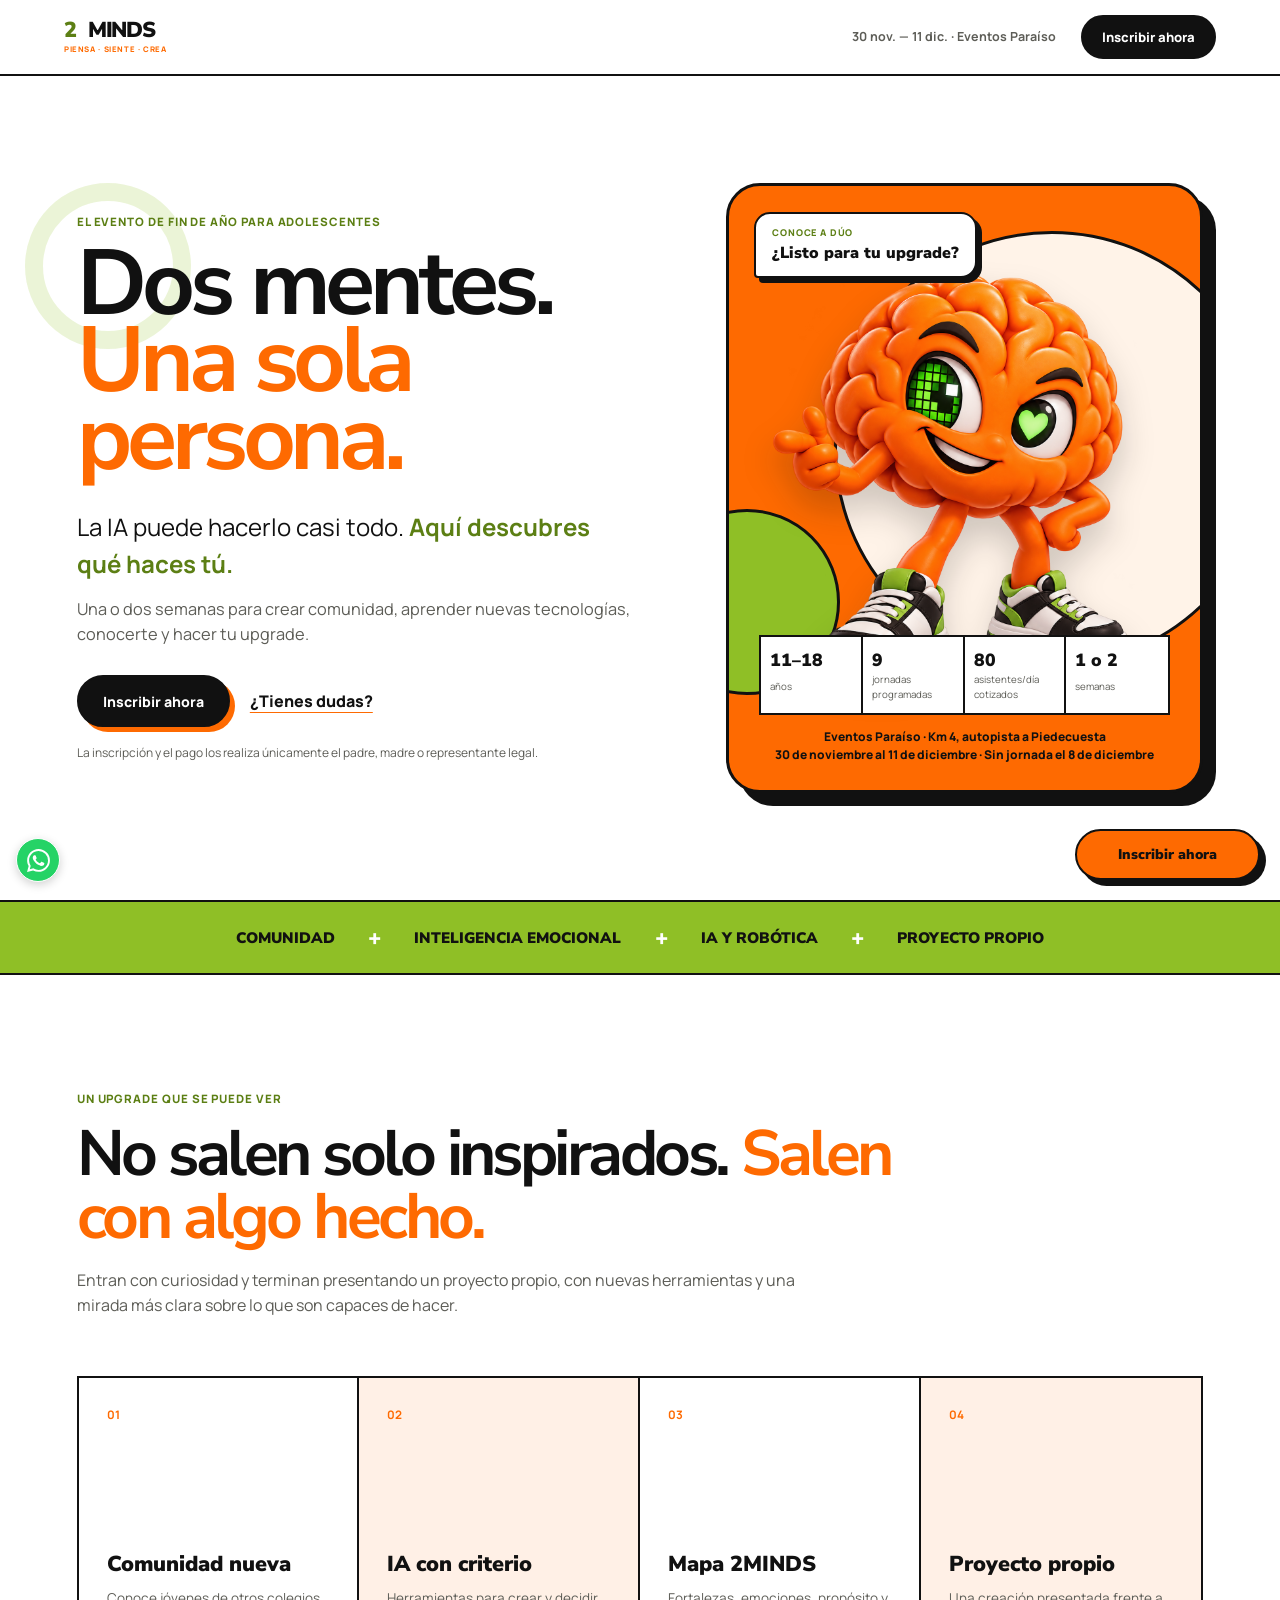
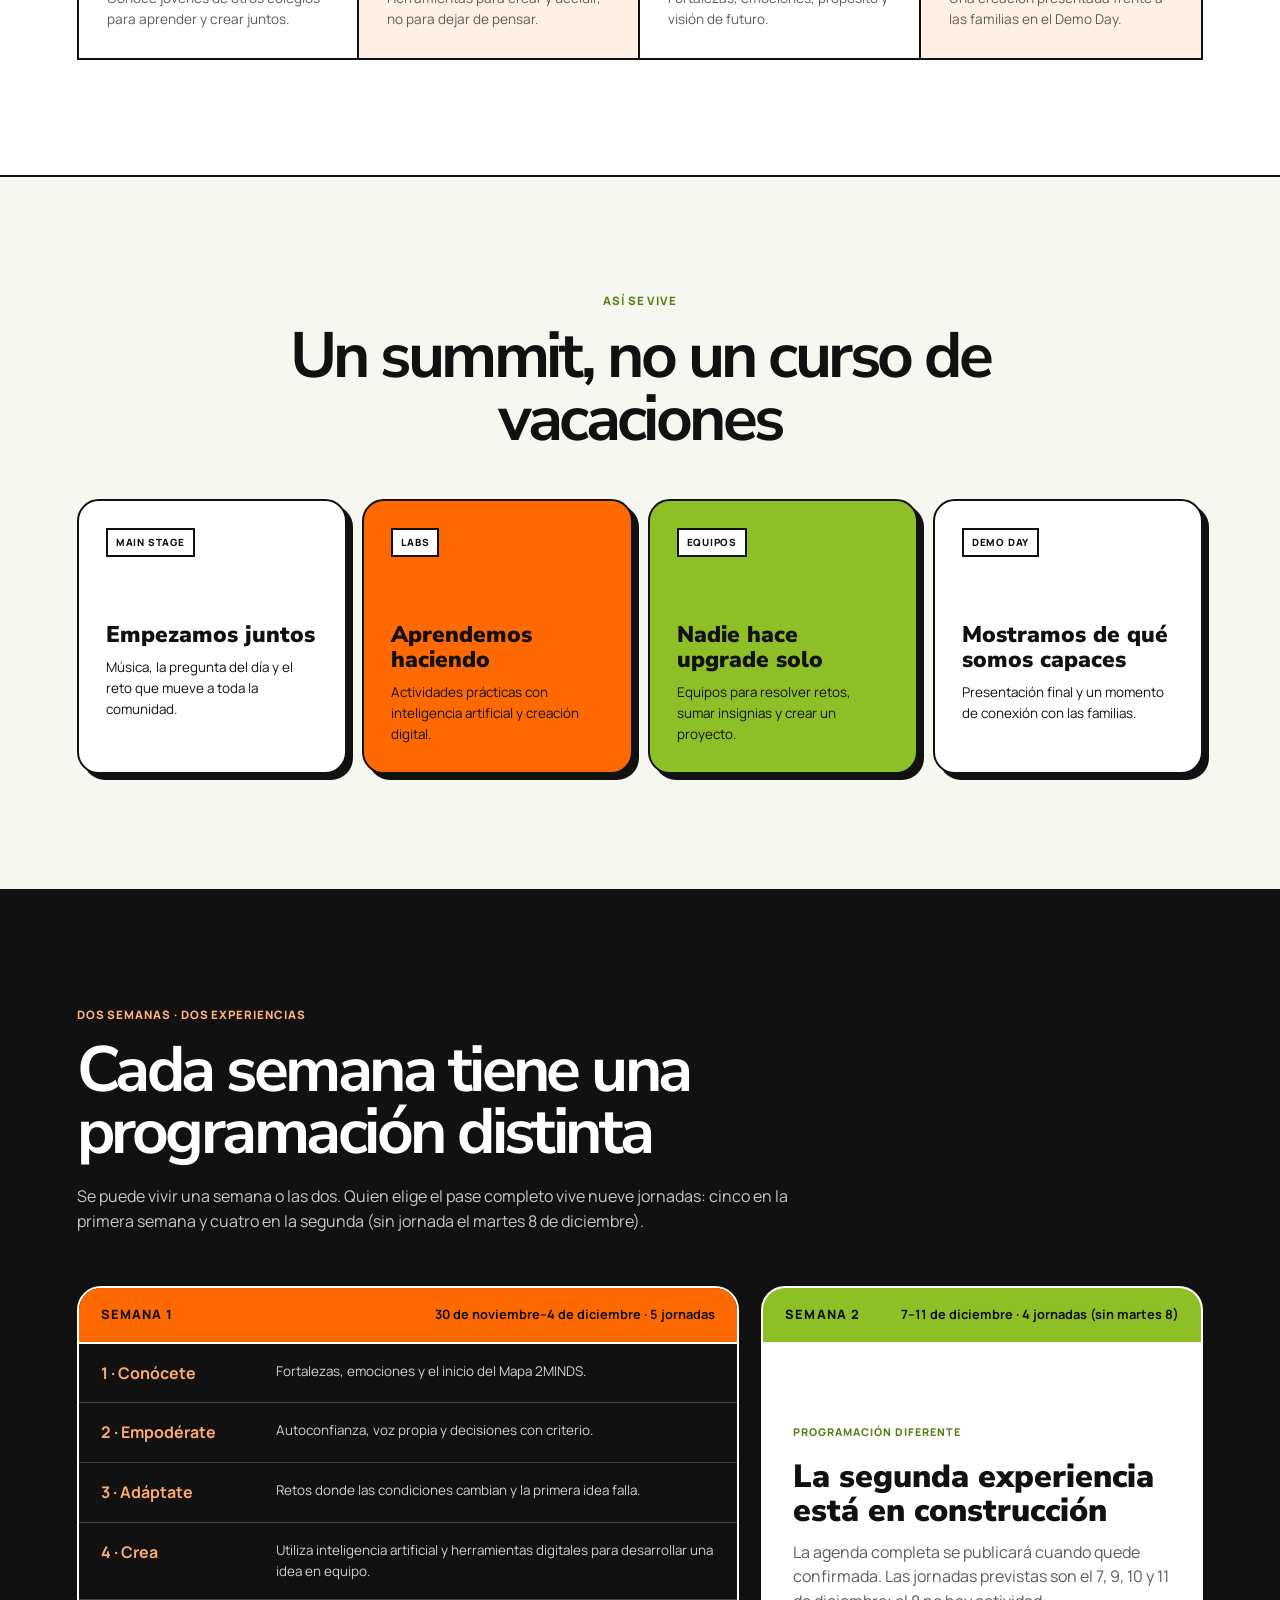
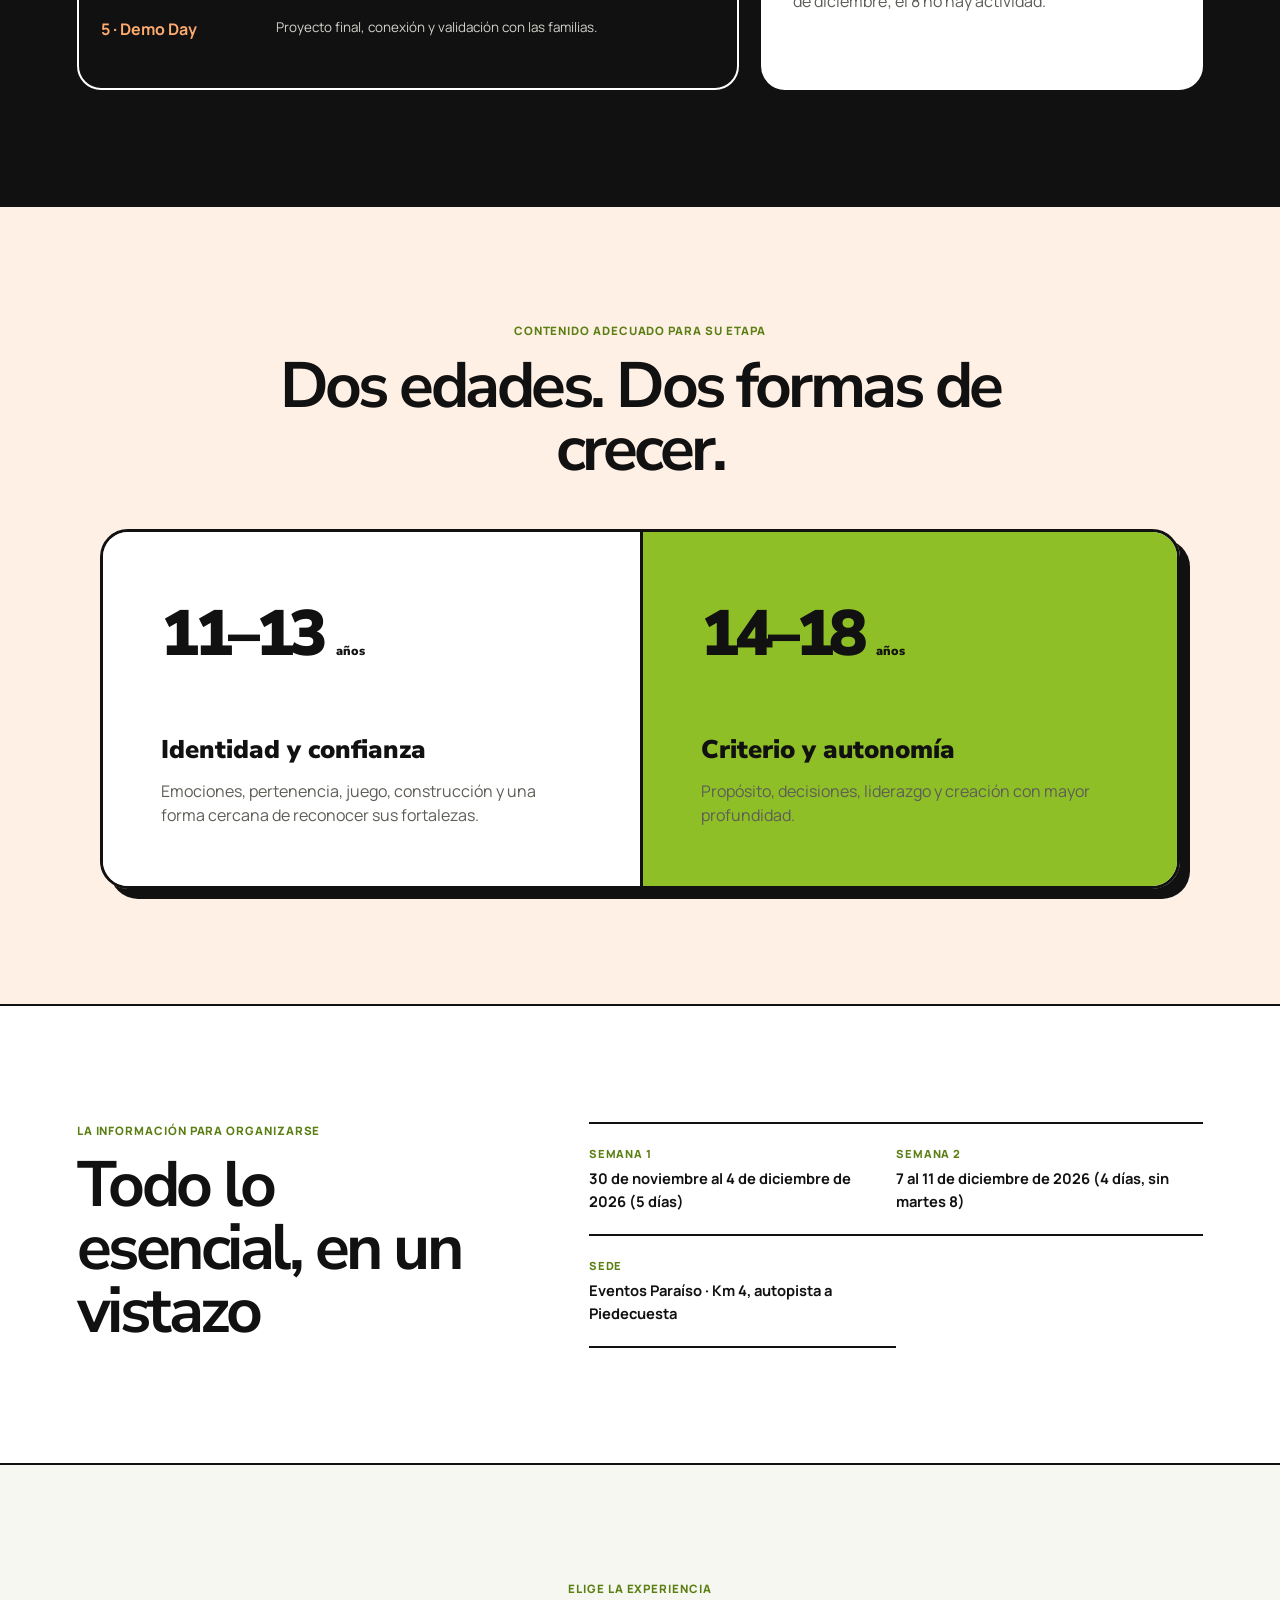
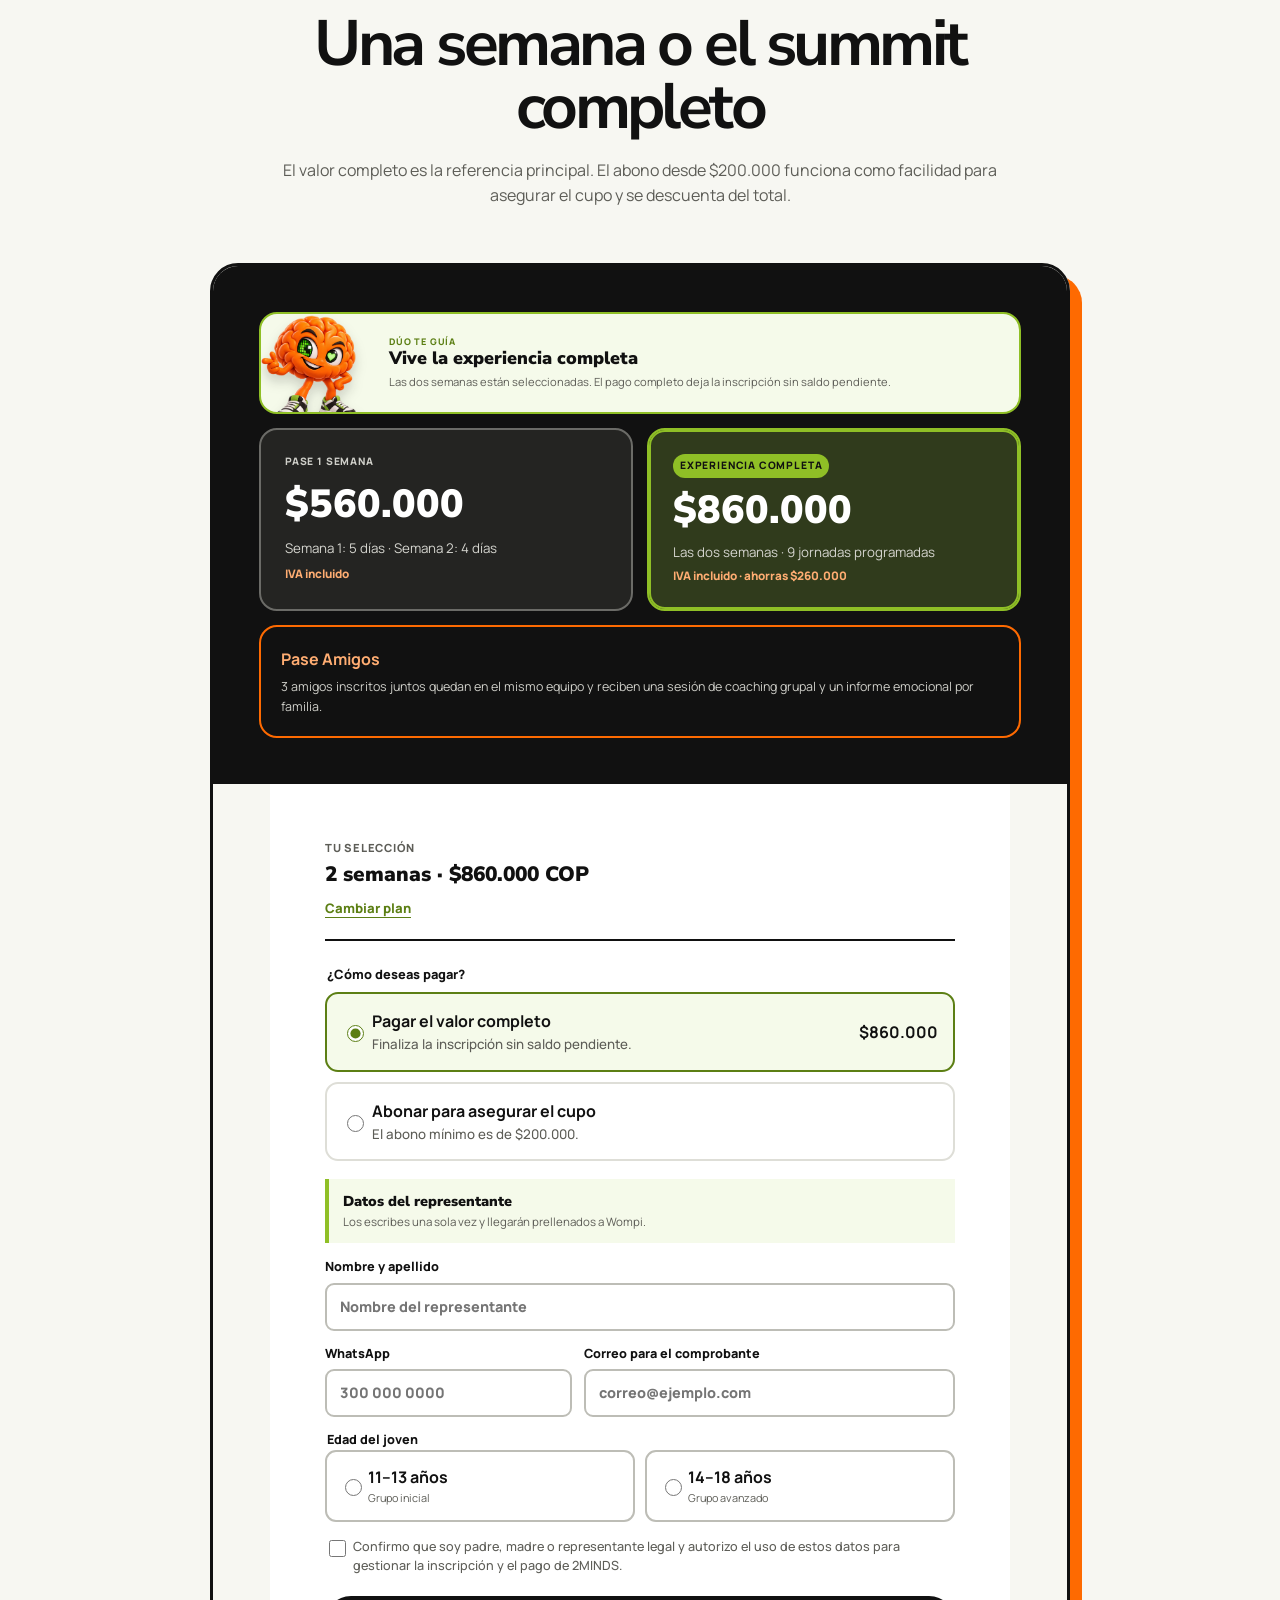
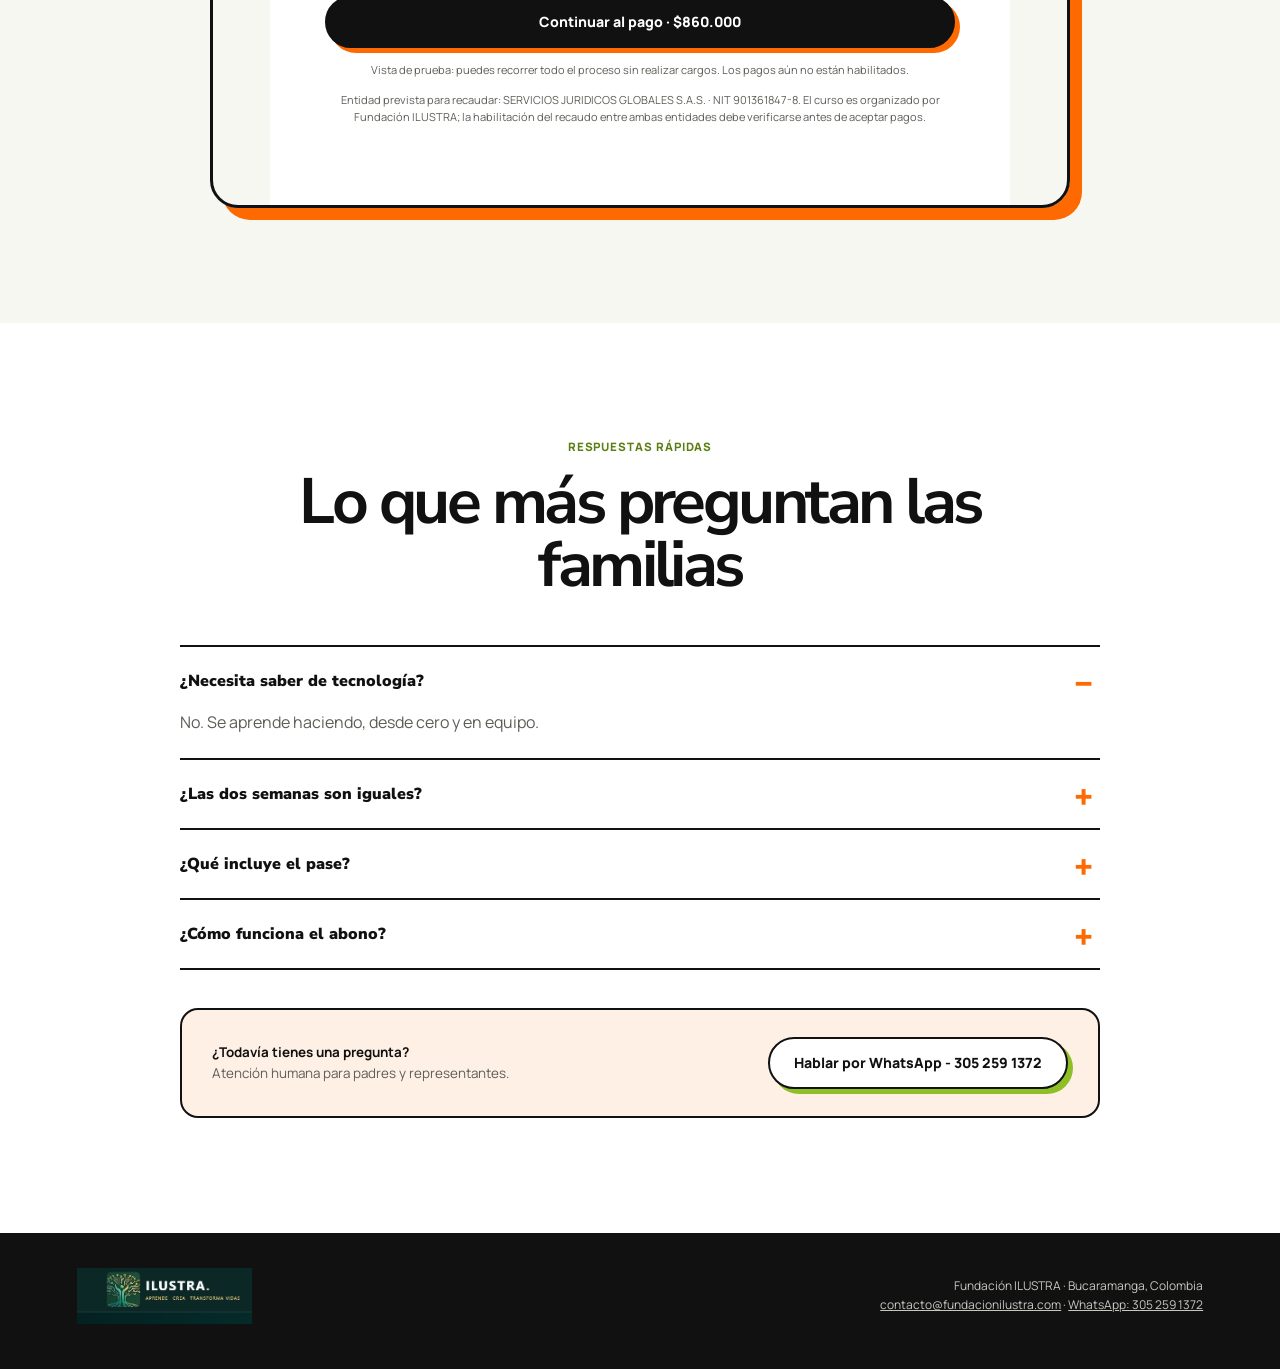
<file: index.html>
<!DOCTYPE html>
<html lang="es">
<head>
  <meta charset="utf-8">
  <meta name="viewport" content="width=device-width, initial-scale=1">
  <title>2MINDS Summit | El evento de fin de año para adolescentes</title>
  <meta name="description" content="Dos semanas de comunidad, inteligencia artificial, robótica y desarrollo emocional para jóvenes de 11 a 18 años en Eventos Paraíso, vía Piedecuesta.">
  <meta name="theme-color" content="#111111">
  <link rel="canonical" href="https://fundailustra.github.io/">
  <meta property="og:type" content="website">
  <meta property="og:title" content="2MINDS Summit | Piensa · Siente · Crea">
  <meta property="og:description" content="La IA puede hacerlo casi todo. Aquí descubres qué haces tú.">
  <meta property="og:url" content="https://fundailustra.github.io/">
  <meta property="og:image" content="https://fundailustra.github.io/assets/2minds-mascot-duo.png">
  <link rel="icon" href="assets/ilustra-logo-vertical.png">
  <link rel="preconnect" href="https://fonts.googleapis.com">
  <link rel="preconnect" href="https://fonts.gstatic.com" crossorigin>
  <link href="https://fonts.googleapis.com/css2?family=Manrope:wght@500;600;700;800&family=Nunito+Sans:opsz,wght@6..12,700;6..12,800;6..12,900&display=swap" rel="stylesheet">
  <link rel="stylesheet" href="styles.css?v=20261104-whatsapp-mini">
</head>
<body>
  <a class="skip-link" href="#contenido">Saltar al contenido</a>
  <header class="site-header">
    <a class="brand" href="#inicio" aria-label="2MINDS Summit, volver al inicio"><span class="brand-two">2</span><span>MINDS</span><small>Piensa · Siente · Crea</small></a>
    <div class="header-detail">30 nov. — 11 dic. · Eventos Paraíso</div>
    <a class="header-cta" href="#checkoutForm">Inscribir ahora</a>
  </header>

  <main id="contenido">
    <section class="hero" id="inicio">
      <div class="hero-copy">
        <p class="eyebrow">El evento de fin de año para adolescentes</p>
        <h1>Dos mentes.<br><span>Una sola persona.</span></h1>
        <p class="hero-hook">La IA puede hacerlo casi todo. <strong>Aquí descubres qué haces tú.</strong></p>
        <p class="hero-lead">Una o dos semanas para crear comunidad, aprender nuevas tecnologías, conocerte y hacer tu upgrade.</p>
        <div class="hero-actions"><a class="button" href="#checkoutForm">Inscribir ahora</a><a class="text-link" href="#preguntas">¿Tienes dudas?</a></div>
        <p class="adult-note">La inscripción y el pago los realiza únicamente el padre, madre o representante legal.</p>
      </div>
      <aside class="hero-mascot-stage" aria-label="DÚO, mascota de 2MINDS Summit e información principal del evento">
        <div class="mascot-bubble"><span>CONOCE A DÚO</span><strong>¿Listo para tu upgrade?</strong></div>
        <img class="hero-mascot mascot-reveal" src="assets/2minds-mascot-duo.png" alt="DÚO, cerebro naranja con un ojo de píxeles y otro en forma de corazón" width="1252" height="1252" fetchpriority="high">
        <div class="mascot-facts">
          <div><strong>11–18</strong><span>años</span></div><div><strong>9</strong><span>jornadas programadas</span></div>
          <div><strong>80</strong><span>asistentes/día cotizados</span></div><div><strong>1 o 2</strong><span>semanas</span></div>
        </div>
        <p class="mascot-place">Eventos Paraíso · Km 4, autopista a Piedecuesta<br>30 de noviembre al 11 de diciembre · Sin jornada el 8 de diciembre</p>
      </aside>
    </section>

    <section class="quick-strip" aria-label="Resumen del summit"><span>Comunidad</span><i>+</i><span>Inteligencia emocional</span><i>+</i><span>IA y robótica</span><i>+</i><span>Proyecto propio</span></section>

    <section class="promise section" id="experiencia">
      <div class="section-intro"><p class="kicker">Un upgrade que se puede ver</p><h2>No salen solo inspirados. <span>Salen con algo hecho.</span></h2><p>Entran con curiosidad y terminan presentando un proyecto propio, con nuevas herramientas y una mirada más clara sobre lo que son capaces de hacer.</p></div>
      <div class="promise-grid">
        <article><b>01</b><h3>Comunidad nueva</h3><p>Conoce jóvenes de otros colegios para aprender y crear juntos.</p></article>
        <article><b>02</b><h3>IA con criterio</h3><p>Herramientas para crear y decidir, no para dejar de pensar.</p></article>
        <article><b>03</b><h3>Mapa 2MINDS</h3><p>Fortalezas, emociones, propósito y visión de futuro.</p></article>
        <article><b>04</b><h3>Proyecto propio</h3><p>Una creación presentada frente a las familias en el Demo Day.</p></article>
      </div>
    </section>

    <section class="format-section section">
      <div class="section-intro centered"><p class="kicker">Así se vive</p><h2>Un summit, no un curso de vacaciones</h2></div>
      <div class="format-grid">
        <article><span>MAIN STAGE</span><h3>Empezamos juntos</h3><p>Música, la pregunta del día y el reto que mueve a toda la comunidad.</p></article>
        <article><span>LABS</span><h3>Aprendemos haciendo</h3><p>Actividades prácticas con inteligencia artificial y creación digital.</p></article>
        <article><span>EQUIPOS</span><h3>Nadie hace upgrade solo</h3><p>Equipos para resolver retos, sumar insignias y crear un proyecto.</p></article>
        <article><span>DEMO DAY</span><h3>Mostramos de qué somos capaces</h3><p>Presentación final y un momento de conexión con las familias.</p></article>
      </div>
    </section>

    <section class="agenda-section section" id="agenda">
      <div class="section-intro"><p class="kicker light">Dos semanas · Dos experiencias</p><h2>Cada semana tiene una programación distinta</h2><p>Se puede vivir una semana o las dos. Quien elige el pase completo vive nueve jornadas: cinco en la primera semana y cuatro en la segunda (sin jornada el martes 8 de diciembre).</p></div>
      <div class="agenda-layout">
        <article class="week-card week-active">
          <div class="week-head"><span>SEMANA 1</span><strong>30 de noviembre–4 de diciembre · 5 jornadas</strong></div>
          <ol>
            <li><b>1 · Conócete</b><span>Fortalezas, emociones y el inicio del Mapa 2MINDS.</span></li>
            <li><b>2 · Empodérate</b><span>Autoconfianza, voz propia y decisiones con criterio.</span></li>
            <li><b>3 · Adáptate</b><span>Retos donde las condiciones cambian y la primera idea falla.</span></li>
            <li><b>4 · Crea</b><span>Utiliza inteligencia artificial y herramientas digitales para desarrollar una idea en equipo.</span></li>
            <li><b>5 · Demo Day</b><span>Proyecto final, conexión y validación con las familias.</span></li>
          </ol>
        </article>
        <article class="week-card week-pending">
          <div class="week-head"><span>SEMANA 2</span><strong>7–11 de diciembre · 4 jornadas (sin martes 8)</strong></div>
          <div class="pending-copy"><span>PROGRAMACIÓN DIFERENTE</span><h3>La segunda experiencia está en construcción</h3><p>La agenda completa se publicará cuando quede confirmada. Las jornadas previstas son el 7, 9, 10 y 11 de diciembre; el 8 no hay actividad.</p></div>
        </article>
      </div>
    </section>



    <!-- Perfil de la nueva profesional pendiente de recibir y aprobar. -->

    <section class="audience-section section" id="edades">
      <div class="section-intro centered"><p class="kicker">Contenido adecuado para su etapa</p><h2>Dos edades. Dos formas de crecer.</h2></div>
      <div class="audience-grid">
        <article><div class="age">11–13 <small>años</small></div><h3>Identidad y confianza</h3><p>Emociones, pertenencia, juego, construcción y una forma cercana de reconocer sus fortalezas.</p></article>
        <article><div class="age">14–18 <small>años</small></div><h3>Criterio y autonomía</h3><p>Propósito, decisiones, liderazgo y creación con mayor profundidad.</p></article>
      </div>
    </section>

    <section class="video-section section" id="video-faq" hidden>
      <div class="video-copy"><p class="kicker light">Resuelve las dudas importantes</p><h2>Primero mira el video. Después, si hace falta, habla con nosotros.</h2><p>Edades, metodología, seguridad, fechas, inversión y acompañamiento familiar, explicados en pocos minutos.</p><button class="button button-orange guide-play" type="button" id="guidePlay" aria-controls="guideScreen">Ver resumen mientras publicamos el video</button></div>
      <div class="video-shell">
        <iframe id="faqVideo" class="faq-video" title="Video de preguntas frecuentes de 2MINDS Summit" allow="accelerometer; autoplay; clipboard-write; encrypted-media; gyroscope; picture-in-picture" allowfullscreen hidden></iframe>
        <div class="guide-screen" id="guideScreen" aria-live="polite">
          <div class="guide-progress"><span id="guideProgress"></span></div><span class="video-space-label">ESPACIO LISTO PARA EL VIDEO OFICIAL</span>
          <p class="guide-step" id="guideStep">GUÍA PARA FAMILIAS · 01/04</p><h3 id="guideTitle">¿Necesita saber de tecnología?</h3><p id="guideText">No. Se aprende haciendo, desde cero y en equipo.</p>
          <div class="guide-dots" aria-hidden="true"><span class="active"></span><span></span><span></span><span></span></div>
        </div>
      </div>
    </section>

    <section class="details-section section">
      <div class="details-heading"><p class="kicker">La información para organizarse</p><h2>Todo lo esencial, en un vistazo</h2></div>
      <div class="details-grid">
        <div><span>Semana 1</span><strong>30 de noviembre al 4 de diciembre de 2026 (5 días)</strong></div><div><span>Semana 2</span><strong>7 al 11 de diciembre de 2026 (4 días, sin martes 8)</strong></div>

        <div><span>Sede</span><strong>Eventos Paraíso · Km 4, autopista a Piedecuesta</strong></div>
      </div>
    </section>

    <section class="pricing-section section" id="inscripcion">
      <div class="section-intro centered compact"><p class="kicker">Elige la experiencia</p><h2>Una semana o el summit completo</h2><p>El valor completo es la referencia principal. El abono desde $200.000 funciona como facilidad para asegurar el cupo y se descuenta del total.</p></div>
      <div class="checkout-layout">
        <div class="passes" id="planes" role="group" aria-label="Selecciona un pase">
          <div class="payment-mascot-guide mascot-reveal">
            <img src="assets/2minds-mascot-duo.png" alt="" width="1252" height="1252" loading="lazy">
            <div aria-live="polite">
              <span>DÚO TE GUÍA</span>
              <strong id="mascotGuideTitle">Vive la experiencia completa</strong>
              <p id="mascotGuideText">Las dos semanas están seleccionadas. Ahora elige cómo quieres pagar.</p>
            </div>
          </div>
          <button class="pass-option" type="button" data-plan="1 semana" data-price="560000" aria-pressed="false"><span>PASE 1 SEMANA</span><strong>$560.000</strong><small>Semana 1: 5 días · Semana 2: 4 días</small><em>IVA incluido</em></button>
          <button class="pass-option selected" type="button" data-plan="2 semanas" data-price="860000" aria-pressed="true"><span class="recommended">EXPERIENCIA COMPLETA</span><strong>$860.000</strong><small>Las dos semanas · 9 jornadas programadas</small><em>IVA incluido · ahorras $260.000</em></button>
          <aside class="crew-card" aria-label="Beneficio Pase Amigos"><b>Pase Amigos</b><p>3 amigos inscritos juntos quedan en el mismo equipo y reciben una sesión de coaching grupal y un informe emocional por familia.</p></aside>
        </div>
        <form class="checkout-card" id="checkoutForm" novalidate>
          <div class="checkout-summary"><span>Tu selección</span><strong id="selectedPlan">2 semanas · $860.000 COP</strong><a class="change-plan-link" href="#planes">Cambiar plan</a></div>
          <fieldset class="week-choice" id="weekField" hidden>
            <legend>¿Qué semana deseas reservar?</legend>
            <label><input type="radio" name="weekChoice" value="semana-1" disabled><span><b>Semana 1</b><small>30 de noviembre al 4 de diciembre (5 días)</small></span></label>
            <label><input type="radio" name="weekChoice" value="semana-2" disabled><span><b>Semana 2</b><small>7 al 11 de diciembre (4 días, sin martes 8)</small></span></label>
          </fieldset>
          <fieldset class="payment-choice">
            <legend>¿Cómo deseas pagar?</legend>
            <label class="choice-card selected"><input type="radio" name="paymentMode" value="full" checked><span><b>Pagar el valor completo</b><small>Finaliza la inscripción sin saldo pendiente.</small></span><strong id="fullAmount">$860.000</strong></label>
            <label class="choice-card"><input type="radio" name="paymentMode" value="deposit"><span><b>Abonar para asegurar el cupo</b><small>El abono mínimo es de $200.000.</small></span></label>
          </fieldset>
          <label class="deposit-field" id="depositField" hidden>Monto que deseas abonar<input type="number" name="depositAmount" min="200000" step="10000" value="200000" inputmode="numeric"><small id="balanceText">Saldo pendiente: $660.000 COP</small></label>
          <p class="fast-form-note"><strong>Datos del representante</strong><span>Los escribes una sola vez y llegarán prellenados a Wompi.</span></p>
          <label>Nombre y apellido<input type="text" name="adultName" autocomplete="name" required minlength="3" maxlength="120" placeholder="Nombre del representante"></label>
          <div class="contact-fields">
            <label>WhatsApp<input type="tel" name="phone" autocomplete="tel" inputmode="tel" required minlength="10" maxlength="24" placeholder="300 000 0000"></label>
            <label>Correo para el comprobante<input type="email" name="email" autocomplete="email" required maxlength="254" placeholder="correo@ejemplo.com"></label>
          </div>
          <fieldset class="age-choice">
            <legend>Edad del joven</legend>
            <label><input type="radio" name="ageGroup" value="11-13" required><span><b>11–13 años</b><small>Grupo inicial</small></span></label>
            <label><input type="radio" name="ageGroup" value="14-18" required><span><b>14–18 años</b><small>Grupo avanzado</small></span></label>
          </fieldset>
          <label class="consent-row"><input type="checkbox" name="adultConsent" required><span>Confirmo que soy padre, madre o representante legal y autorizo el uso de estos datos para gestionar la inscripción y el pago de 2MINDS.</span></label>
          <div id="turnstileCheck" data-sitekey="0x4AAAAAAFy4NwmsnRRp6Yk4" hidden style="margin:12px 0;"></div>
          <button class="button checkout-button" type="submit" id="checkoutButton">Continuar al pago · $860.000</button>
          <p class="payment-note" id="paymentNote">Vista de prueba: no se realizan cobros.</p><p class="payment-note">Entidad prevista para recaudar: SERVICIOS JURIDICOS GLOBALES S.A.S. · NIT 901361847-8. El curso es organizado por Fundación ILUSTRA; la habilitación del recaudo entre ambas entidades debe verificarse antes de aceptar pagos.</p><p class="form-error" id="formError" role="alert"></p>
        </form>
      </div>
    </section>

    <section class="faq-section section" id="preguntas">
      <div class="section-intro centered compact"><p class="kicker">Respuestas rápidas</p><h2>Lo que más preguntan las familias</h2></div>
      <div class="faq-list">
        <details open><summary>¿Necesita saber de tecnología?</summary><p>No. Se aprende haciendo, desde cero y en equipo.</p></details>
        <details><summary>¿Las dos semanas son iguales?</summary><p>No. Cada semana tiene una programación distinta. Se puede elegir una o vivir las dos.</p></details>

        <details><summary>¿Qué incluye el pase?</summary><p>Actividades Main Stage, Labs, materiales y tecnología, insignias, proyecto final, Demo Day y acceso a la comunidad 2MINDS.</p></details>
        <details><summary>¿Cómo funciona el abono?</summary><p>El adulto responsable puede asegurar el cupo con un abono mínimo de $200.000. Ese valor se descuenta del total y el saldo se paga antes de comenzar la semana elegida.</p></details>
      </div>
      <div class="human-help"><span><strong>¿Todavía tienes una pregunta?</strong> Atención humana para padres y representantes.</span><a class="button button-outline" href="https://wa.me/573052591372?text=Hola%2C%20quiero%20informacion%20sobre%202MINDS%20Summit" target="_blank" rel="noopener">Hablar por WhatsApp - 305 259 1372</a></div>
    </section>
  </main>

  <footer class="site-footer">
    <div class="footer-alliance"><img src="assets/ilustra-logo-horizontal.png" alt="Fundación ILUSTRA"></div>
    <p>Fundación ILUSTRA · Bucaramanga, Colombia<br><a href="mailto:contacto@fundacionilustra.com">contacto@fundacionilustra.com</a> · <a href="https://wa.me/573052591372?text=Hola%2C%20quiero%20informacion%20sobre%202MINDS%20Summit" target="_blank" rel="noopener">WhatsApp: 305&nbsp;259&nbsp;1372</a></p>
  </footer>
  <a class="whatsapp-floating"
   href="https://wa.me/573052591372?text=Hola%2C%20tengo%20una%20pregunta%20sobre%202MINDS%20Summit"
   target="_blank"
   rel="noopener"
   aria-label="Consultar por WhatsApp al 305 259 1372"
   title="Escríbenos por WhatsApp">
<svg viewBox="0 0 24 24" aria-hidden="true" focusable="false" fill="currentColor">
<path d="M17.472 14.382c-.297-.149-1.758-.868-2.03-.967-.273-.099-.471-.148-.67.15-.197.297-.767.966-.94 1.164-.173.198-.347.223-.644.075-.297-.149-1.255-.463-2.39-1.475-.883-.788-1.48-1.761-1.653-2.059-.173-.297-.018-.458.13-.606.134-.133.297-.347.446-.52.149-.174.198-.298.297-.496.099-.198.05-.371-.025-.52-.074-.149-.669-1.611-.916-2.206-.242-.579-.487-.5-.669-.51-.173-.009-.371-.011-.57-.011-.198 0-.52.074-.792.372-.272.297-1.04 1.016-1.04 2.479s1.065 2.875 1.213 3.073c.149.198 2.095 3.2 5.076 4.487.709.306 1.262.489 1.693.626.712.227 1.36.195 1.872.118.571-.085 1.758-.719 2.006-1.413.248-.694.248-1.29.173-1.413-.074-.124-.272-.198-.57-.347m-5.421 7.403h-.004a9.854 9.854 0 0 1-5.031-1.378l-.361-.214-3.741.982.998-3.648-.235-.374a9.861 9.861 0 0 1-1.51-5.153c.002-5.447 4.434-9.879 9.885-9.879a9.82 9.82 0 0 1 6.99 2.895 9.82 9.82 0 0 1 2.89 6.993c-.003 5.447-4.435 9.879-9.881 9.879m8.404-18.28A11.815 11.815 0 0 0 12.05 0C5.495 0 .16 5.334.157 11.89c-.001 2.096.547 4.142 1.588 5.945L.057 24l6.303-1.654a11.88 11.88 0 0 0 5.69 1.448h.005c6.555 0 11.89-5.334 11.892-11.89a11.822 11.822 0 0 0-3.492-8.4Z"/>
</svg>
</a>
  <a class="floating-cta" href="#checkoutForm">Inscribir ahora</a>
  <dialog class="payment-dialog wompi-preview" id="paymentDialog" aria-labelledby="dialogTitle">
    <button class="dialog-close" type="button" aria-label="Cerrar">×</button>
    <div class="wompi-preview-main" id="wompiPreviewMain">
      <div class="wompi-preview-head"><span class="sandbox-badge">MODO PRUEBA</span><strong>Pago seguro con <b>Wompi</b></strong></div>
      <div class="checkout-progress" role="img" aria-label="Paso 2 de 3"><span class="done">1</span><i></i><span class="active">2</span><i></i><span>3</span></div>
      <p class="preview-step">DATOS LISTOS · REVISA ANTES DE CONTINUAR</p>
      <h2 id="dialogTitle">Confirma tu inscripción</h2>
      <div class="preview-order"><span id="dialogPlan">Experiencia completa</span><strong id="dialogAmount">$860.000 COP</strong><small id="dialogBalance">Pago total · sin saldo pendiente</small></div>
      <p class="preview-adult" id="dialogAdult">Adulto responsable</p>
      <fieldset class="payment-methods" aria-label="Selecciona un medio de pago">
        <legend>Selecciona cómo deseas pagar en la simulación</legend>
        <label><input type="radio" name="previewPaymentMethod" value="Tarjeta" checked><span>Tarjeta</span><small>VISA · Mastercard</small></label>
        <label><input type="radio" name="previewPaymentMethod" value="PSE"><span>PSE</span><small>Cuenta bancaria</small></label>
        <label><input type="radio" name="previewPaymentMethod" value="Nequi"><span>Nequi</span><small>Billetera digital</small></label>
      </fieldset>
      <div class="sandbox-note"><strong>Simulación segura</strong><span>No se enviarán datos ni se realizará ningún cobro. Cuando completemos la integración de pruebas del comercio SJGLOBAL SAS, aquí se abrirá el checkout oficial de Wompi.</span></div>
      <button class="button checkout-button" type="button" id="simulatePayment">Simular pago aprobado</button>
      <button class="preview-back" type="button" id="previewBack">Volver y cambiar la selección</button>
    </div>
    <div class="wompi-preview-success" id="wompiPreviewSuccess" hidden>
      <span class="success-check">✓</span><p class="preview-step">RESULTADO DE LA SIMULACIÓN</p><h2>Pago aprobado</h2>
      <p id="dialogSummary">Esta es una simulación. No se realizó un pago ni se registró una inscripción real.</p>
      <div class="test-reference"><span>Referencia de prueba</span><strong id="testReference">2MINDS-TEST</strong></div>
      <p><strong>Vista de demostración: no se envían pagos ni datos a Wompi. La confirmación automática requerirá una integración con servidor seguro.</strong></p>
      <button class="button" type="button" id="restartPreview">Hacer otra prueba</button>
    </div>
  </dialog>
  <script src="payment-config.js?v=20261104-turnstile2"></script>
  <script src="app.js?v=20261104-turnstile2"></script>
</body>
</html>
</file>
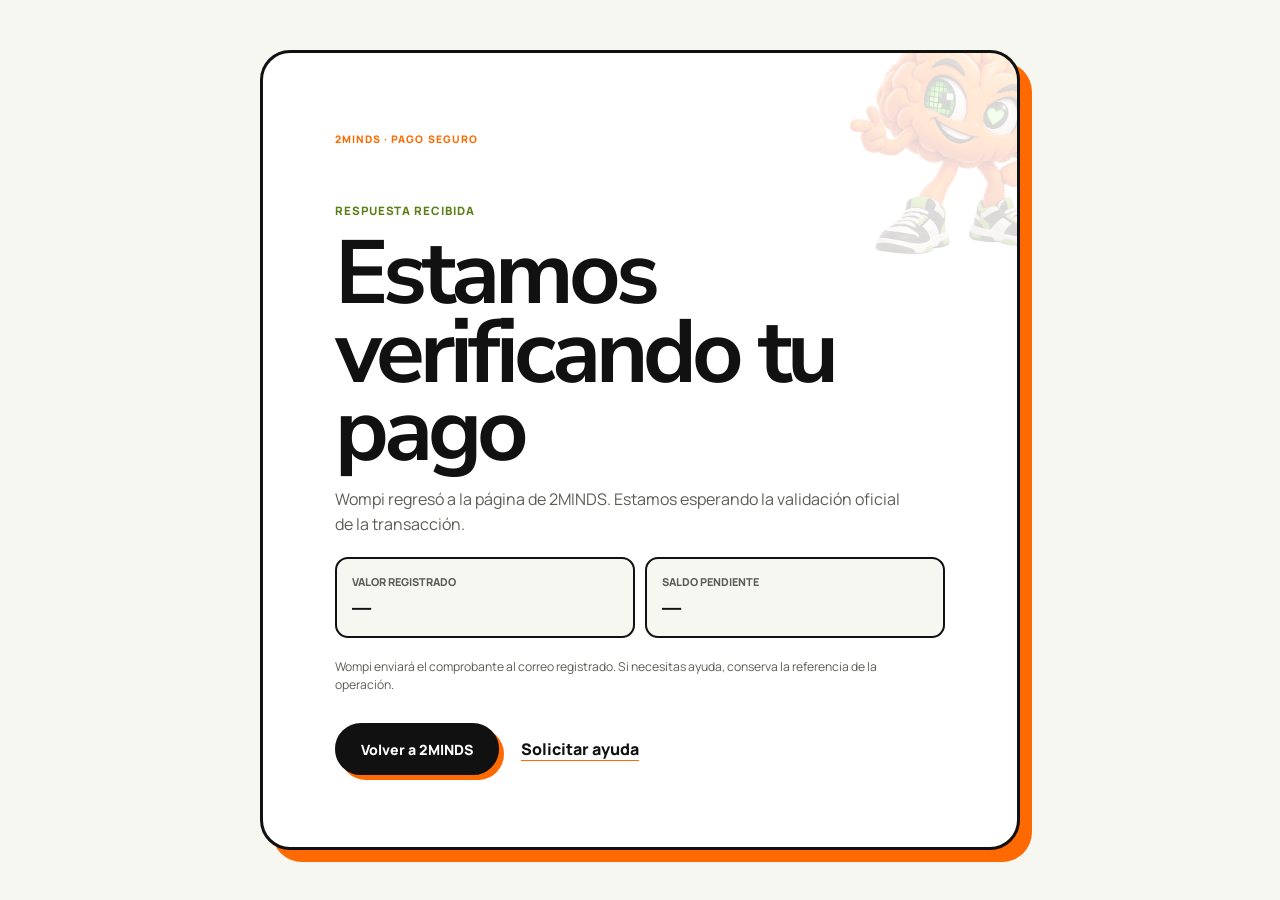
<file: pago.html>
<!DOCTYPE html>
<html lang="es">
<head>
  <meta charset="utf-8">
  <meta name="viewport" content="width=device-width, initial-scale=1">
  <title>Verificación de pago | 2MINDS Summit</title>
  <meta name="robots" content="noindex,nofollow">
  <meta name="theme-color" content="#111111">
  <link rel="icon" href="assets/ilustra-logo-vertical.png">
  <link rel="preconnect" href="https://fonts.googleapis.com">
  <link rel="preconnect" href="https://fonts.gstatic.com" crossorigin>
  <link href="https://fonts.googleapis.com/css2?family=Manrope:wght@500;600;700;800&family=Nunito+Sans:opsz,wght@6..12,700;6..12,800;6..12,900&display=swap" rel="stylesheet">
  <link rel="stylesheet" href="styles.css?v=20261006-3">
</head>
<body class="payment-result-page">
  <main class="payment-result-card">
    <span class="result-brand">2MINDS · PAGO SEGURO</span>
    <img src="assets/2minds-mascot-duo.png" alt="DÚO, mascota de 2MINDS Summit" width="1252" height="1252">
    <p class="kicker" id="resultKicker">Respuesta recibida</p>
    <h1 id="resultTitle">Estamos verificando tu pago</h1>
    <p id="resultMessage">Wompi regresó a la página de 2MINDS. Estamos esperando la validación oficial de la transacción.</p>
    <div class="result-payment-summary" id="resultPaymentSummary" hidden>
      <div><span>Valor registrado</span><strong id="resultAmount">—</strong></div>
      <div><span>Saldo pendiente</span><strong id="resultBalance">—</strong></div>
    </div>
    <div class="result-reference" id="resultReference" hidden><span>Referencia de Wompi</span><strong></strong></div>
    <p class="result-help" id="resultHelp">Wompi enviará el comprobante al correo registrado. Esta página se actualizará automáticamente.</p>
    <div class="result-actions"><a class="button" href="./#inscripcion">Volver a 2MINDS</a><a class="text-link" href="https://wa.me/573052591372?text=Hola%2C%20necesito%20ayuda%20con%20un%20pago%20de%202MINDS%20Summit" target="_blank" rel="noopener">Solicitar ayuda</a></div>
  </main>
  <script src="payment-config.js?v=20261014-1"></script>
  <script src="payment-result.js?v=20261014-1"></script>
</body>
</html>
</file>
<file: styles.css>
:root{--orange:#fe6a01;--orange-soft:#fff0e6;--green:#8fbf26;--green-dark:#5c7f14;--ink:#111;--paper:#fff;--soft:#f7f7f2;--muted:#5d5d57;--line:#deded7;--shadow:0 24px 70px rgba(17,17,17,.13)}
*{box-sizing:border-box}html{scroll-behavior:smooth}body{margin:0;background:var(--paper);color:var(--ink);font-family:"Manrope",sans-serif;line-height:1.55}img{display:block;max-width:100%}a{color:inherit}button,input,select{font:inherit}.skip-link{position:fixed;top:-60px;left:16px;z-index:100;padding:10px 16px;background:var(--orange);color:#fff;border-radius:8px}.skip-link:focus{top:16px}
.site-header{position:sticky;top:0;z-index:50;min-height:76px;display:flex;align-items:center;justify-content:space-between;gap:25px;padding:11px clamp(20px,5vw,76px);background:rgba(255,255,255,.96);border-bottom:2px solid var(--ink);backdrop-filter:blur(12px)}.brand{display:grid;grid-template-columns:auto auto;align-items:end;color:var(--ink);text-decoration:none;font:900 1.35rem/1 "Nunito Sans",sans-serif;letter-spacing:-.06em}.brand-two{color:var(--green-dark)}.brand small{grid-column:1/-1;margin-top:4px;color:var(--orange);font:800 .48rem/1 "Manrope",sans-serif;letter-spacing:.08em;text-transform:uppercase}.header-detail{margin-left:auto;color:var(--muted);font-size:.78rem;font-weight:700}.header-cta{padding:11px 19px;border:2px solid var(--ink);border-radius:999px;background:var(--ink);color:#fff;text-decoration:none;font:800 .82rem "Manrope",sans-serif}
.hero{min-height:calc(100vh - 76px);display:grid;grid-template-columns:1.08fr .92fr;gap:clamp(40px,7vw,100px);align-items:center;padding:clamp(64px,8vw,120px) clamp(20px,6vw,96px);overflow:hidden;background:#fff}.hero-copy{position:relative;z-index:1}.hero-copy:before{content:"";position:absolute;z-index:-1;width:130px;height:130px;left:-52px;top:-30px;border:18px solid var(--green);border-radius:50%;opacity:.18}.eyebrow,.kicker{margin:0 0 15px;color:var(--green-dark);font-weight:900;letter-spacing:.08em;text-transform:uppercase;font-size:.72rem}.kicker.light{color:#ffb27c}h1,h2{margin:0;font-family:"Nunito Sans",sans-serif;letter-spacing:-.055em}h1{max-width:800px;font-size:clamp(3.3rem,7.2vw,7.3rem);line-height:.84}h1 span{color:var(--orange)}.hero-hook{max-width:690px;margin:30px 0 0;font-size:clamp(1.15rem,2vw,1.5rem)}.hero-hook strong{color:var(--green-dark)}.hero-lead{max-width:650px;margin:14px 0 28px;color:var(--muted);font-size:1.02rem}.hero-actions{display:flex;flex-wrap:wrap;align-items:center;gap:20px}.button{display:inline-flex;align-items:center;justify-content:center;min-height:52px;padding:0 24px;border:2px solid var(--ink);border-radius:999px;background:var(--ink);color:#fff;cursor:pointer;text-decoration:none;font:800 .88rem "Manrope",sans-serif;box-shadow:5px 5px 0 var(--orange);transition:transform .18s ease,box-shadow .18s ease}.button:hover{transform:translate(-2px,-2px);box-shadow:8px 8px 0 var(--orange)}.button-orange{background:var(--orange);box-shadow:5px 5px 0 #fff}.button:focus-visible,.text-link:focus-visible,.floating-cta:focus-visible{outline:3px solid var(--green);outline-offset:4px}.text-link{font-weight:900;text-underline-offset:5px;text-decoration-color:var(--orange)}.adult-note{max-width:580px;margin:17px 0 0;color:var(--muted);font-size:.75rem}
.hero-mascot-stage{position:relative;min-height:610px;display:grid;grid-template-rows:1fr auto auto;align-items:end;padding:28px 30px 25px;border:3px solid var(--ink);border-radius:34px;background:var(--orange);box-shadow:13px 13px 0 var(--ink);overflow:hidden;isolation:isolate}.hero-mascot-stage:before{content:"";position:absolute;z-index:-1;width:430px;height:430px;right:-70px;top:45px;border-radius:50%;background:#fff3e8;border:3px solid var(--ink)}.hero-mascot-stage:after{content:"";position:absolute;z-index:-1;width:180px;height:180px;left:-75px;bottom:95px;border-radius:50%;background:var(--green);border:3px solid var(--ink)}.mascot-bubble{position:absolute;z-index:4;top:26px;left:25px;display:grid;gap:2px;padding:12px 16px;border:2px solid var(--ink);border-radius:16px 16px 16px 4px;background:#fff;box-shadow:5px 5px 0 var(--ink)}.mascot-bubble span{color:var(--green-dark);font-size:.58rem;font-weight:900;letter-spacing:.09em}.mascot-bubble strong{font:900 1rem "Nunito Sans",sans-serif}.hero-mascot{position:relative;z-index:2;align-self:center;justify-self:center;width:min(100%,560px);margin-top:38px;filter:drop-shadow(0 18px 16px rgba(17,17,17,.2));animation:mascot-float 4.8s ease-in-out infinite}.mascot-facts{position:relative;z-index:3;display:grid;grid-template-columns:repeat(4,1fr);margin-top:-48px;border:2px solid var(--ink);background:#fff}.mascot-facts div{display:grid;padding:11px 9px;border-right:2px solid var(--ink)}.mascot-facts div:last-child{border:0}.mascot-facts strong{font:900 1.1rem "Nunito Sans",sans-serif}.mascot-facts span{color:var(--muted);font-size:.61rem}.mascot-place{position:relative;z-index:3;margin:13px 0 0;text-align:center;font-size:.75rem;font-weight:800}@keyframes mascot-float{0%,100%{transform:translateY(0) rotate(-1deg)}50%{transform:translateY(-12px) rotate(1deg)}}
.quick-strip{display:flex;flex-wrap:wrap;justify-content:center;align-items:center;gap:clamp(12px,2.6vw,34px);padding:20px clamp(20px,5vw,76px);border-top:2px solid var(--ink);border-bottom:2px solid var(--ink);background:var(--green);font:900 clamp(.77rem,1.3vw,.95rem) "Nunito Sans",sans-serif;text-transform:uppercase}.quick-strip i{color:#fff;font-style:normal;font-size:1.4rem}.section{padding:clamp(72px,9vw,126px) clamp(20px,6vw,96px)}.section-intro{max-width:900px}.section-intro.centered{margin:0 auto 48px;text-align:center}.section-intro.compact{max-width:760px}.section h2{font-size:clamp(2.35rem,5vw,5rem);line-height:.98}.section h2 span{color:var(--orange)}.section-intro>p:last-child{max-width:720px;margin:20px 0 0;color:var(--muted)}.section-intro.centered>p:last-child{margin-left:auto;margin-right:auto}
.promise-grid{display:grid;grid-template-columns:repeat(4,1fr);margin-top:58px;border:2px solid var(--ink)}.promise-grid article{min-height:280px;display:flex;flex-direction:column;padding:28px;border-right:2px solid var(--ink)}.promise-grid article:last-child{border:0}.promise-grid article:nth-child(2n){background:var(--orange-soft)}.promise-grid b{color:var(--orange);font-size:.73rem}.promise-grid h3{margin:auto 0 9px;font:900 1.35rem "Nunito Sans",sans-serif}.promise-grid p{margin:0;color:var(--muted);font-size:.85rem}
.format-section{background:var(--soft);border-top:2px solid var(--ink);border-bottom:2px solid var(--ink)}.format-grid{display:grid;grid-template-columns:repeat(4,1fr);gap:15px}.format-grid article{min-height:270px;padding:27px;border:2px solid var(--ink);border-radius:22px;background:#fff;box-shadow:6px 6px 0 var(--ink)}.format-grid article:nth-child(2){background:var(--orange)}.format-grid article:nth-child(3){background:var(--green)}.format-grid span{display:inline-block;padding:5px 8px;border:2px solid var(--ink);background:#fff;font-size:.62rem;font-weight:900;letter-spacing:.08em}.format-grid h3{margin:65px 0 10px;font:900 1.42rem/1.1 "Nunito Sans",sans-serif}.format-grid p{margin:0;font-size:.84rem}
.agenda-section{background:var(--ink);color:#fff}.agenda-section .section-intro>p:last-child{color:#c8c8c2}.agenda-layout{display:grid;grid-template-columns:1.2fr .8fr;gap:22px;margin-top:52px}.week-card{border:2px solid #fff;border-radius:24px;overflow:hidden}.week-head{display:flex;justify-content:space-between;gap:20px;padding:17px 22px;border-bottom:2px solid #fff;background:var(--orange);color:var(--ink);font-size:.8rem}.week-head span{font-weight:900;letter-spacing:.08em}.week-head strong{text-align:right}.week-card ol{margin:0;padding:0;list-style:none}.week-card li{display:grid;grid-template-columns:155px 1fr;gap:20px;padding:17px 22px;border-bottom:1px solid #444}.week-card li:last-child{border:0}.week-card li b{color:#ffab6f}.week-card li span{color:#d2d2cc;font-size:.84rem}.week-pending{background:#fff;color:var(--ink)}.week-pending .week-head{background:var(--green)}.pending-copy{padding:clamp(40px,6vw,74px) 30px}.pending-copy>span{color:var(--green-dark);font-size:.67rem;font-weight:900;letter-spacing:.09em}.pending-copy h3{margin:18px 0 12px;font:900 2rem/1.05 "Nunito Sans",sans-serif}.pending-copy p{margin:0;color:var(--muted)}
.ice-section{display:grid;grid-template-columns:.8fr 1.2fr;gap:clamp(45px,8vw,120px);background:#eaf6ff;border-bottom:2px solid var(--ink)}.ice-heading>p:last-child{color:var(--muted)}.safety-list{border-top:2px solid var(--ink)}.safety-list div{display:grid;grid-template-columns:145px 1fr;gap:25px;padding:22px 0;border-bottom:2px solid var(--ink)}.safety-list b{color:#126b9b}.safety-list span{color:var(--muted)}
.leader-section{display:grid;grid-template-columns:minmax(300px,.78fr) minmax(0,1.22fr);gap:clamp(45px,8vw,110px);align-items:center;background:#fff}.leader-photo{position:relative;margin:0}.leader-photo:before{content:"";position:absolute;inset:18px -18px -18px 18px;z-index:0;border:3px solid var(--ink);border-radius:32px;background:var(--green)}.leader-photo img{position:relative;z-index:1;width:100%;aspect-ratio:1/1.08;object-fit:cover;object-position:center 24%;border:3px solid var(--ink);border-radius:32px}.leader-copy{max-width:690px}.leader-copy>p:not(.kicker):not(.leader-role){color:var(--muted)}.leader-role{margin:12px 0 23px;color:var(--orange);font-weight:900}.alliance{display:flex;align-items:center;gap:13px;margin-top:28px;font:900 .86rem "Nunito Sans",sans-serif}.alliance span{color:var(--orange);font-size:1.5rem}
.audience-section{background:var(--orange-soft);border-top:2px solid var(--ink);border-bottom:2px solid var(--ink)}.audience-grid{max-width:1080px;margin:0 auto;display:grid;grid-template-columns:1fr 1fr;border:3px solid var(--ink);border-radius:28px;overflow:hidden;box-shadow:10px 10px 0 var(--ink)}.audience-grid article{min-height:340px;padding:clamp(34px,5vw,58px);background:#fff}.audience-grid article:last-child{background:var(--green);border-left:3px solid var(--ink)}.age{font:900 clamp(2.8rem,5vw,4.7rem) "Nunito Sans",sans-serif;letter-spacing:-.07em}.age small{font-size:.78rem;letter-spacing:0}.audience-grid h3{margin:54px 0 12px;font:900 1.6rem "Nunito Sans",sans-serif}.audience-grid p{margin:0;color:var(--muted)}
.video-section{display:grid;grid-template-columns:.86fr 1.14fr;gap:clamp(40px,7vw,95px);align-items:center;background:var(--ink);color:#fff}.video-copy>p:nth-of-type(2){color:#c8c8c2}.guide-play{margin-top:14px}.video-shell{min-width:0;min-height:410px;display:grid;border:2px solid #fff;border-radius:24px;overflow:hidden;box-shadow:10px 10px 0 var(--orange)}.faq-video{width:100%;height:100%;min-height:410px;border:0;background:#222}.guide-screen{position:relative;min-height:410px;display:flex;flex-direction:column;justify-content:flex-end;padding:clamp(34px,5vw,62px);background:var(--green-dark)}.guide-screen:after{content:"2";position:absolute;top:20px;right:32px;color:rgba(255,255,255,.13);font:900 10rem/1 "Nunito Sans",sans-serif}.guide-progress{position:absolute;top:0;left:0;right:0;height:7px;background:rgba(255,255,255,.2)}.guide-progress span{display:block;width:25%;height:100%;background:var(--orange);transition:width .35s ease}.video-space-label{position:absolute;top:28px;left:clamp(34px,5vw,62px);z-index:1;padding:6px 10px;border:2px solid #fff;border-radius:999px;font-size:.58rem;font-weight:900;letter-spacing:.08em}.guide-step{position:relative;z-index:1;margin:0;color:#dff4b3;font-size:.67rem;font-weight:900;letter-spacing:.08em}.guide-screen h3{position:relative;z-index:1;max-width:530px;margin:8px 0 10px;font:900 clamp(1.8rem,3vw,3rem)/1.03 "Nunito Sans",sans-serif}.guide-screen>p:nth-of-type(2){position:relative;z-index:1;max-width:530px;margin:0;color:#eef5df}.guide-dots{position:relative;z-index:1;display:flex;gap:7px;margin-top:25px}.guide-dots span{width:28px;height:5px;border-radius:99px;background:rgba(255,255,255,.28)}.guide-dots span.active{background:var(--orange)}
.details-section{display:grid;grid-template-columns:.8fr 1.2fr;gap:clamp(40px,8vw,110px);background:#fff}.details-grid{display:grid;grid-template-columns:1fr 1fr;border-top:2px solid var(--ink)}.details-grid div{display:grid;gap:5px;padding:21px 0;border-bottom:2px solid var(--ink)}.details-grid div:nth-child(odd){padding-right:28px}.details-grid span{color:var(--green-dark);font-size:.7rem;text-transform:uppercase;letter-spacing:.08em;font-weight:900}.details-grid strong{font-size:.92rem}
.pricing-section{background:var(--soft);border-top:2px solid var(--ink)}.checkout-layout{max-width:1160px;margin:55px auto 0;display:grid;grid-template-columns:.92fr 1.08fr;border:3px solid var(--ink);border-radius:28px;overflow:hidden;box-shadow:12px 12px 0 var(--orange)}.passes{display:grid;align-content:start;gap:14px;padding:clamp(28px,4vw,46px);background:var(--ink)}.payment-mascot-guide{display:grid;grid-template-columns:110px 1fr;align-items:center;gap:13px;padding:14px 17px 14px 5px;border:2px solid var(--green);border-radius:18px;background:#f5faea;color:var(--ink);overflow:hidden}.payment-mascot-guide img{width:120px;margin:-15px 0 -25px -8px;filter:drop-shadow(0 7px 6px rgba(17,17,17,.18));transition:transform .3s ease}.payment-mascot-guide>div{display:grid}.payment-mascot-guide span{color:var(--green-dark);font-size:.57rem;font-weight:900;letter-spacing:.09em}.payment-mascot-guide strong{font:900 1.12rem/1.05 "Nunito Sans",sans-serif}.payment-mascot-guide p{margin:5px 0 0;color:var(--muted);font-size:.7rem}.payment-mascot-guide.is-updated img{animation:mascot-nod .55s ease}.payment-mascot-guide.is-updated{animation:guide-pop .45s ease}.pass-option{display:grid;gap:5px;width:100%;padding:24px;border:2px solid #6b6b67;border-radius:18px;background:#242422;color:#fff;text-align:left;cursor:pointer}.pass-option.selected{border-color:var(--green);background:#303b1c;box-shadow:inset 0 0 0 2px var(--green)}.pass-option>span{color:#cfcfc9;font-size:.64rem;font-weight:900;letter-spacing:.08em}.pass-option .recommended{width:max-content;padding:4px 7px;border-radius:99px;background:var(--green);color:var(--ink)}.pass-option>strong{font:900 2.45rem "Nunito Sans",sans-serif}.pass-option small{color:#d5d5cf}.pass-option em{color:#ffad72;font-size:.73rem;font-style:normal;font-weight:800}.crew-card{padding:20px;border:2px solid var(--orange);border-radius:18px;color:#fff}.crew-card b{color:#ffad72}.crew-card p{margin:5px 0 0;color:#cecec8;font-size:.78rem}.checkout-card{padding:clamp(30px,5vw,55px);background:#fff}.checkout-summary{display:grid;gap:4px;margin-bottom:24px;padding-bottom:20px;border-bottom:2px solid var(--ink)}.checkout-summary span{color:var(--muted);font-size:.7rem;text-transform:uppercase;letter-spacing:.07em;font-weight:800}.checkout-summary strong{font:900 1.3rem "Nunito Sans",sans-serif}.payment-choice{display:grid;gap:10px;margin:0 0 18px;padding:0;border:0}.payment-choice legend{margin-bottom:8px;color:var(--ink);font-size:.8rem;font-weight:900}.choice-card{display:grid;grid-template-columns:18px 1fr auto!important;align-items:center;gap:12px!important;margin:0!important;padding:15px;border:2px solid var(--line);border-radius:13px;cursor:pointer}.choice-card.selected{border-color:var(--green-dark);background:#f5faea}.choice-card input{width:17px!important;min-height:17px!important;accent-color:var(--green-dark)}.choice-card span{display:grid}.choice-card small{color:var(--muted);font-weight:500}.choice-card>strong{white-space:nowrap}.checkout-card>label,.deposit-field{display:grid;gap:6px;margin-bottom:13px;color:var(--ink);font-size:.79rem;font-weight:800}.checkout-card input,.checkout-card select{width:100%;min-height:48px;padding:0 13px;border:2px solid #bdbdb6;border-radius:9px;background:#fff;color:var(--ink);font-size:.9rem}.checkout-card input:focus,.checkout-card select:focus{outline:3px solid rgba(143,191,38,.24);border-color:var(--green-dark)}.deposit-field{padding:15px;border:2px solid var(--green-dark);border-radius:13px;background:#f5faea}.deposit-field[hidden]{display:none}.deposit-field small{color:var(--green-dark)}.consent-row{grid-template-columns:19px 1fr!important;align-items:start;gap:9px!important;color:var(--muted)!important;font-weight:500!important}.consent-row input{min-height:0;width:17px;height:17px;accent-color:var(--green-dark)}.checkout-button{width:100%;margin-top:7px}.payment-note{margin:13px 0 0;color:var(--muted);font-size:.69rem;text-align:center}.form-error{min-height:18px;margin:7px 0 0;color:#a62d20;font-size:.77rem;text-align:center}@keyframes mascot-nod{0%,100%{transform:rotate(0)}45%{transform:rotate(-7deg) scale(1.04)}}@keyframes guide-pop{0%{transform:scale(.98)}60%{transform:scale(1.015)}100%{transform:scale(1)}}
.faq-list{max-width:920px;margin:0 auto;border-top:2px solid var(--ink)}.faq-list details{border-bottom:2px solid var(--ink)}.faq-list summary{position:relative;padding:23px 48px 23px 0;cursor:pointer;list-style:none;font:900 1rem "Nunito Sans",sans-serif}.faq-list summary::-webkit-details-marker{display:none}.faq-list summary:after{content:"+";position:absolute;right:7px;top:14px;color:var(--orange);font-size:2rem}.faq-list details[open] summary:after{content:"−"}.faq-list details p{max-width:760px;margin:-5px 0 23px;color:var(--muted)}.human-help{max-width:920px;margin:38px auto 0;display:flex;align-items:center;justify-content:space-between;gap:25px;padding:27px 30px;border:2px solid var(--ink);border-radius:18px;background:var(--orange-soft)}.human-help span{color:var(--muted);font-size:.84rem}.human-help strong{display:block;color:var(--ink)}.button-outline{background:#fff;color:var(--ink);box-shadow:5px 5px 0 var(--green)}
.site-footer{display:flex;align-items:center;justify-content:space-between;gap:30px;padding:35px clamp(20px,6vw,96px) 45px;background:var(--ink);color:#c8c8c2;font-size:.75rem}.footer-alliance{display:flex;align-items:center;gap:13px;color:#fff}.footer-alliance span{color:var(--orange);font-size:1.4rem}.footer-alliance img{width:175px}.site-footer p{margin:0;text-align:right}.site-footer a{color:inherit}.floating-cta{position:fixed;right:20px;bottom:20px;z-index:70;min-width:185px;padding:14px 22px;border:2px solid var(--ink);border-radius:999px;background:var(--orange);color:var(--ink);text-align:center;text-decoration:none;font:900 .88rem "Nunito Sans",sans-serif;box-shadow:6px 6px 0 var(--ink);transition:transform .18s ease,opacity .18s ease}.floating-cta:hover{transform:translate(-2px,-2px)}.floating-cta.is-hidden{opacity:0;pointer-events:none;transform:translateY(18px)}.payment-dialog{width:min(540px,calc(100% - 28px));padding:40px;border:3px solid var(--ink);border-radius:22px;color:var(--ink);box-shadow:12px 12px 0 var(--orange)}.payment-dialog::backdrop{background:rgba(17,17,17,.78);backdrop-filter:blur(5px)}.dialog-close{position:absolute;top:14px;right:16px;width:36px;height:36px;border:2px solid var(--ink);border-radius:50%;background:#fff;cursor:pointer;font-size:1.3rem}.dialog-icon{display:grid;place-items:center;width:54px;height:54px;border:2px solid var(--ink);border-radius:50%;background:var(--green);font-size:1.4rem;font-weight:900}.payment-dialog h2{margin:18px 0 10px;font-size:2rem}.payment-dialog p{color:var(--muted)}
.hero-mascot,.payment-mascot-guide img{height:auto}
.fast-form-note{display:grid;gap:2px;margin:0 0 14px;padding:12px 14px;border-left:4px solid var(--green);background:#f5faea}.fast-form-note strong{font:900 .9rem "Nunito Sans",sans-serif}.fast-form-note span{color:var(--muted);font-size:.72rem}.contact-fields{display:grid;grid-template-columns:.8fr 1.2fr;gap:12px}.contact-fields>label{display:grid;gap:6px;margin-bottom:13px;color:var(--ink);font-size:.79rem;font-weight:800}.age-choice{display:grid;grid-template-columns:1fr 1fr;gap:10px;margin:0 0 15px;padding:0;border:0}.age-choice legend{grid-column:1/-1;margin-bottom:0;color:var(--ink);font-size:.79rem;font-weight:900}.age-choice label{display:grid;grid-template-columns:18px 1fr;align-items:center;gap:10px;padding:13px;border:2px solid #bdbdb6;border-radius:11px;cursor:pointer}.age-choice label:has(input:checked){border-color:var(--green-dark);background:#f5faea}.age-choice input{width:17px!important;min-height:17px!important;accent-color:var(--green-dark)}.age-choice span{display:grid}.age-choice small{color:var(--muted);font-size:.68rem}.result-payment-summary{display:grid;grid-template-columns:1fr 1fr;gap:10px;margin:20px 0}.result-payment-summary div{display:grid;gap:4px;padding:15px;border:2px solid var(--ink);border-radius:13px;background:var(--soft)}.result-payment-summary span{color:var(--muted);font-size:.68rem;font-weight:800;text-transform:uppercase}.result-payment-summary strong{font:900 1.2rem "Nunito Sans",sans-serif}body[data-payment-status="approved"] .result-brand{background:var(--green)}body[data-payment-status="rejected"] .result-brand{background:var(--orange)}
.wompi-preview{width:min(610px,calc(100% - 28px));max-height:calc(100vh - 28px);padding:0;overflow:auto;background:#fff}.wompi-preview-main,.wompi-preview-success{padding:clamp(28px,5vw,48px)}.wompi-preview-head{display:flex;align-items:center;justify-content:space-between;gap:18px;padding-right:34px}.wompi-preview-head>strong{font:800 .9rem "Manrope",sans-serif}.wompi-preview-head b{font-size:1.1rem}.sandbox-badge{padding:6px 9px;border:2px solid var(--green-dark);border-radius:999px;background:#f5faea;color:var(--green-dark);font-size:.58rem;font-weight:900;letter-spacing:.1em}.checkout-progress{display:grid;grid-template-columns:32px 1fr 32px 1fr 32px;align-items:center;margin:28px 0 25px}.checkout-progress span{display:grid;place-items:center;width:32px;height:32px;border:2px solid #bdbdb6;border-radius:50%;color:var(--muted);font-size:.75rem;font-weight:900}.checkout-progress span.done,.checkout-progress span.active{border-color:var(--ink);background:var(--ink);color:#fff}.checkout-progress span.done{background:var(--green);color:var(--ink)}.checkout-progress i{height:2px;background:#d9d9d2}.preview-step{margin:0;color:var(--green-dark)!important;font-size:.62rem!important;font-weight:900;letter-spacing:.09em}.wompi-preview h2{margin:7px 0 20px;font-size:clamp(2rem,5vw,3.1rem);line-height:1}.preview-order{display:grid;gap:4px;padding:20px;border:2px solid var(--ink);border-radius:16px;background:var(--orange-soft)}.preview-order span{font-size:.72rem;font-weight:900;letter-spacing:.06em;text-transform:uppercase}.preview-order strong{font:900 2rem "Nunito Sans",sans-serif}.preview-order small{color:var(--muted)}.preview-adult{margin:16px 0 0!important;color:var(--muted)!important;font-size:.78rem}.payment-methods{display:flex;flex-wrap:wrap;gap:8px;margin:20px 0}.payment-methods span{padding:8px 11px;border:2px solid var(--line);border-radius:9px;background:#fff;font-size:.68rem;font-weight:900}.sandbox-note{display:grid;gap:3px;margin:18px 0;padding:15px;border-left:5px solid var(--green);background:#f5faea}.sandbox-note strong{font-size:.78rem}.sandbox-note span{color:var(--muted);font-size:.7rem}.preview-back{display:block;margin:17px auto 0;border:0;border-bottom:2px solid var(--orange);background:none;cursor:pointer;font-size:.75rem;font-weight:900}.wompi-preview-success{text-align:center}.wompi-preview-success[hidden]{display:none}.success-check{display:grid;place-items:center;width:72px;height:72px;margin:0 auto 22px;border:3px solid var(--ink);border-radius:50%;background:var(--green);font-size:2rem;font-weight:900;box-shadow:6px 6px 0 var(--ink)}.wompi-preview-success>p:not(.preview-step){color:var(--muted)}.test-reference{display:grid;gap:4px;margin:24px 0;padding:17px;border:2px dashed var(--ink);border-radius:13px;background:var(--soft)}.test-reference span{color:var(--muted);font-size:.68rem}.test-reference strong{font:900 1rem "Nunito Sans",sans-serif}.wompi-preview-success .button{margin-top:10px}
.payment-result-page{min-height:100vh;display:grid;place-items:center;padding:28px;background:var(--soft)}.payment-result-card{position:relative;width:min(760px,100%);padding:clamp(34px,7vw,72px);border:3px solid var(--ink);border-radius:30px;background:#fff;box-shadow:12px 12px 0 var(--orange);overflow:hidden}.payment-result-card>img{position:absolute;right:-55px;top:-28px;width:230px;height:auto;opacity:.16}.result-brand{display:inline-block;margin-bottom:55px;color:var(--orange);font-size:.65rem;font-weight:900;letter-spacing:.1em}.payment-result-card h1{max-width:590px;font-size:clamp(3rem,8vw,5.6rem);line-height:.88}.payment-result-card>p:not(.kicker){position:relative;max-width:570px;color:var(--muted)}.result-reference{display:grid;gap:4px;max-width:570px;margin:25px 0;padding:16px;border:2px dashed var(--ink);border-radius:12px;background:#f5faea}.result-reference[hidden]{display:none}.result-reference span{color:var(--muted);font-size:.67rem}.result-reference strong{overflow-wrap:anywhere}.result-help{font-size:.76rem}.result-actions{display:flex;flex-wrap:wrap;align-items:center;gap:22px;margin-top:28px}
.week-choice{display:grid;grid-template-columns:1fr 1fr;gap:10px;margin:0 0 20px;padding:0;border:0}.week-choice[hidden]{display:none}.week-choice legend{grid-column:1/-1;margin-bottom:8px;font-size:.8rem;font-weight:900}.week-choice label{display:grid;grid-template-columns:18px 1fr;align-items:center;gap:10px;padding:14px;border:2px solid var(--line);border-radius:13px;cursor:pointer}.week-choice label:has(input:checked){border-color:var(--green-dark);background:#f5faea;box-shadow:inset 0 0 0 1px var(--green-dark)}.week-choice input{width:17px!important;min-height:17px!important;accent-color:var(--green-dark)}.week-choice span{display:grid}.week-choice small{color:var(--muted);font-size:.68rem;font-weight:500}.payment-methods{display:grid;grid-template-columns:repeat(3,1fr);gap:9px;margin:20px 0;padding:0;border:0}.payment-methods legend{grid-column:1/-1;margin-bottom:2px;font-size:.72rem;font-weight:900}.payment-methods label{display:grid;grid-template-columns:17px 1fr;align-items:center;gap:8px;padding:11px;border:2px solid var(--line);border-radius:11px;cursor:pointer}.payment-methods label:has(input:checked){border-color:var(--green-dark);background:#f5faea;box-shadow:inset 0 0 0 1px var(--green-dark)}.payment-methods input{width:16px;height:16px;accent-color:var(--green-dark)}.payment-methods span{padding:0;border:0;border-radius:0;background:transparent;font-size:.7rem}.payment-methods small{grid-column:2;color:var(--muted);font-size:.55rem}
@media(max-width:1050px){.header-detail{display:none}.hero{grid-template-columns:1fr;min-height:0}.hero-copy{text-align:center}.hero-copy:before{display:none}.hero-hook,.hero-lead,.adult-note{margin-left:auto;margin-right:auto}.hero-actions{justify-content:center}.hero-mascot-stage{max-width:700px;width:100%;min-height:620px;margin:0 auto}.promise-grid,.format-grid{grid-template-columns:1fr 1fr}.promise-grid article:nth-child(2){border-right:0}.promise-grid article:nth-child(-n+2){border-bottom:2px solid var(--ink)}.agenda-layout,.ice-section,.leader-section,.video-section,.details-section,.checkout-layout{grid-template-columns:1fr}.leader-photo{max-width:620px}.leader-copy,.video-copy{max-width:740px}}
@media(max-width:620px){.site-header{min-height:68px;padding:10px 15px}.header-cta{display:none}.hero{padding:54px 18px 74px}h1{font-size:clamp(3.2rem,17vw,4.7rem)}.hero-actions{display:grid}.hero-actions .button{width:100%}.hero-mascot-stage{min-height:535px;padding:18px 16px;border-radius:24px;box-shadow:8px 8px 0 var(--ink)}.hero-mascot-stage:before{width:300px;height:300px;right:-72px;top:70px}.hero-mascot-stage:after{width:120px;height:120px;left:-55px;bottom:145px}.mascot-bubble{top:17px;left:15px;padding:9px 11px}.mascot-bubble strong{font-size:.82rem}.hero-mascot{width:108%;max-width:none;margin:48px -4% 0}.mascot-facts{grid-template-columns:1fr 1fr;margin-top:-18px}.mascot-facts div{padding:9px 12px;border-right:2px solid var(--ink);border-bottom:2px solid var(--ink)}.mascot-facts div:nth-child(even){border-right:0}.mascot-facts div:nth-last-child(-n+2){border-bottom:0}.mascot-place{font-size:.67rem}.quick-strip{gap:8px 13px}.quick-strip i{font-size:1rem}.section{padding:68px 18px}.section h2{font-size:2.6rem}.promise-grid,.format-grid,.audience-grid{grid-template-columns:1fr}.promise-grid article{min-height:210px;border-right:0;border-bottom:2px solid var(--ink)}.promise-grid article:last-child{border-bottom:0}.format-grid article{min-height:230px}.format-grid h3{margin-top:42px}.week-head{align-items:flex-start;flex-direction:column}.week-head strong{text-align:left}.week-card li{grid-template-columns:1fr;gap:5px}.safety-list div{grid-template-columns:1fr;gap:4px}.leader-section{padding-right:26px}.leader-photo:before{inset:10px -10px -10px 10px}.audience-grid article{min-height:290px}.audience-grid article:last-child{border-left:0;border-top:3px solid var(--ink)}.audience-grid h3{margin-top:35px}.video-shell,.faq-video,.guide-screen{min-height:390px}.details-grid{grid-template-columns:1fr}.details-grid div:nth-child(odd){padding-right:0}.checkout-layout{box-shadow:8px 8px 0 var(--orange)}.passes,.checkout-card{padding:24px 19px}.payment-mascot-guide{grid-template-columns:82px 1fr;padding:12px 11px 12px 1px}.payment-mascot-guide img{width:94px;margin:-10px 0 -18px -7px}.payment-mascot-guide strong{font-size:1rem}.pass-option>strong{font-size:2.05rem}.choice-card{grid-template-columns:18px 1fr!important}.choice-card>strong{grid-column:2}.human-help,.site-footer{align-items:stretch;flex-direction:column}.human-help .button{width:100%}.site-footer{padding-bottom:98px}.site-footer p{text-align:left}.footer-alliance{flex-wrap:wrap}.floating-cta{left:13px;right:13px;bottom:12px}.payment-dialog{padding:37px 23px 27px}}
@media(max-width:620px){.wompi-preview{padding:0}.wompi-preview-main,.wompi-preview-success{padding:28px 20px}.wompi-preview-head{align-items:flex-start;flex-direction:column;gap:9px}.preview-order strong{font-size:1.7rem}.week-choice,.payment-methods,.contact-fields,.age-choice,.result-payment-summary{grid-template-columns:1fr}.wompi-preview .dialog-close{top:12px;right:12px}}
@media(prefers-reduced-motion:reduce){html{scroll-behavior:auto}*,*:before,*:after{transition:none!important;animation:none!important}}

/* 2MINDS FORMULARIO CENTRADO */
html { scroll-padding-top: 100px; }
#checkoutForm, #planes { scroll-margin-top: 100px; }

.checkout-layout {
  max-width: 860px;
  grid-template-columns: minmax(0, 1fr);
  overflow: clip;
}

.passes {
  grid-template-columns: repeat(2, minmax(0, 1fr));
}

.payment-mascot-guide, .crew-card {
  grid-column: 1 / -1;
}

.checkout-card {
  width: 100%;
  max-width: 740px;
  justify-self: center;
}

.change-plan-link {
  display: inline-block;
  margin-top: 6px;
  color: var(--green-dark);
  font-size: .82rem;
  font-weight: 900;
  text-underline-offset: 4px;
}

@media (max-width: 620px) {
  html { scroll-padding-top: 82px; }
  #checkoutForm, #planes { scroll-margin-top: 82px; }
  .passes { grid-template-columns: 1fr; }
  .payment-mascot-guide, .crew-card { grid-column: auto; }
  .checkout-card { max-width: 100%; }
}

/* Preguntas frecuentes y WhatsApp flotante */
.video-section[hidden] { display: none !important; }
#preguntas { scroll-margin-top: 100px; }

.whatsapp-floating {
  position: fixed;
  left: 20px;
  bottom: 20px;
  z-index: 75;
  display: flex;
  align-items: center;
  justify-content: center;
  width: 60px;
  height: 60px;
  border-radius: 50%;
  background: #25D366;
  color: white;
  border: 2px solid white;
  box-shadow: 0 4px 16px rgba(0,0,0,.25);
  transition: transform .2s ease;
}

.whatsapp-floating:hover {
  transform: scale(1.08);
}

.whatsapp-floating:focus-visible {
  outline: 3px solid #111;
  outline-offset: 3px;
}

.whatsapp-floating svg {
  width: 34px;
  height: 34px;
}

@media (max-width: 620px) {
  #preguntas { scroll-margin-top: 82px; }

  .whatsapp-floating {
    left: 16px;
    bottom: 82px;
    width: 54px;
    height: 54px;
  }
}
/* WhatsApp flotante compacto y sin obstrucciones */
.whatsapp-floating {
  position: fixed !important;
  left: 16px !important;
  right: auto !important;
  bottom: 18px !important;
  z-index: 65 !important;
  display: flex !important;
  align-items: center !important;
  justify-content: center !important;
  width: 44px !important;
  height: 44px !important;
  min-width: 44px !important;
  min-height: 44px !important;
  max-width: 44px !important;
  max-height: 44px !important;
  padding: 0 !important;
  border: 1px solid white !important;
  border-radius: 50% !important;
  background: #25D366 !important;
  color: white !important;
  box-shadow: 0 3px 10px rgba(0,0,0,.18) !important;
  text-decoration: none !important;
  overflow: hidden !important;
}

.whatsapp-floating svg {
  display: block !important;
  width: 23px !important;
  height: 23px !important;
  max-width: 23px !important;
  max-height: 23px !important;
  flex: 0 0 23px !important;
}

@media (max-width: 620px) {
  .whatsapp-floating {
    left: 12px !important;
    bottom: 82px !important;
  }
}
</file>
